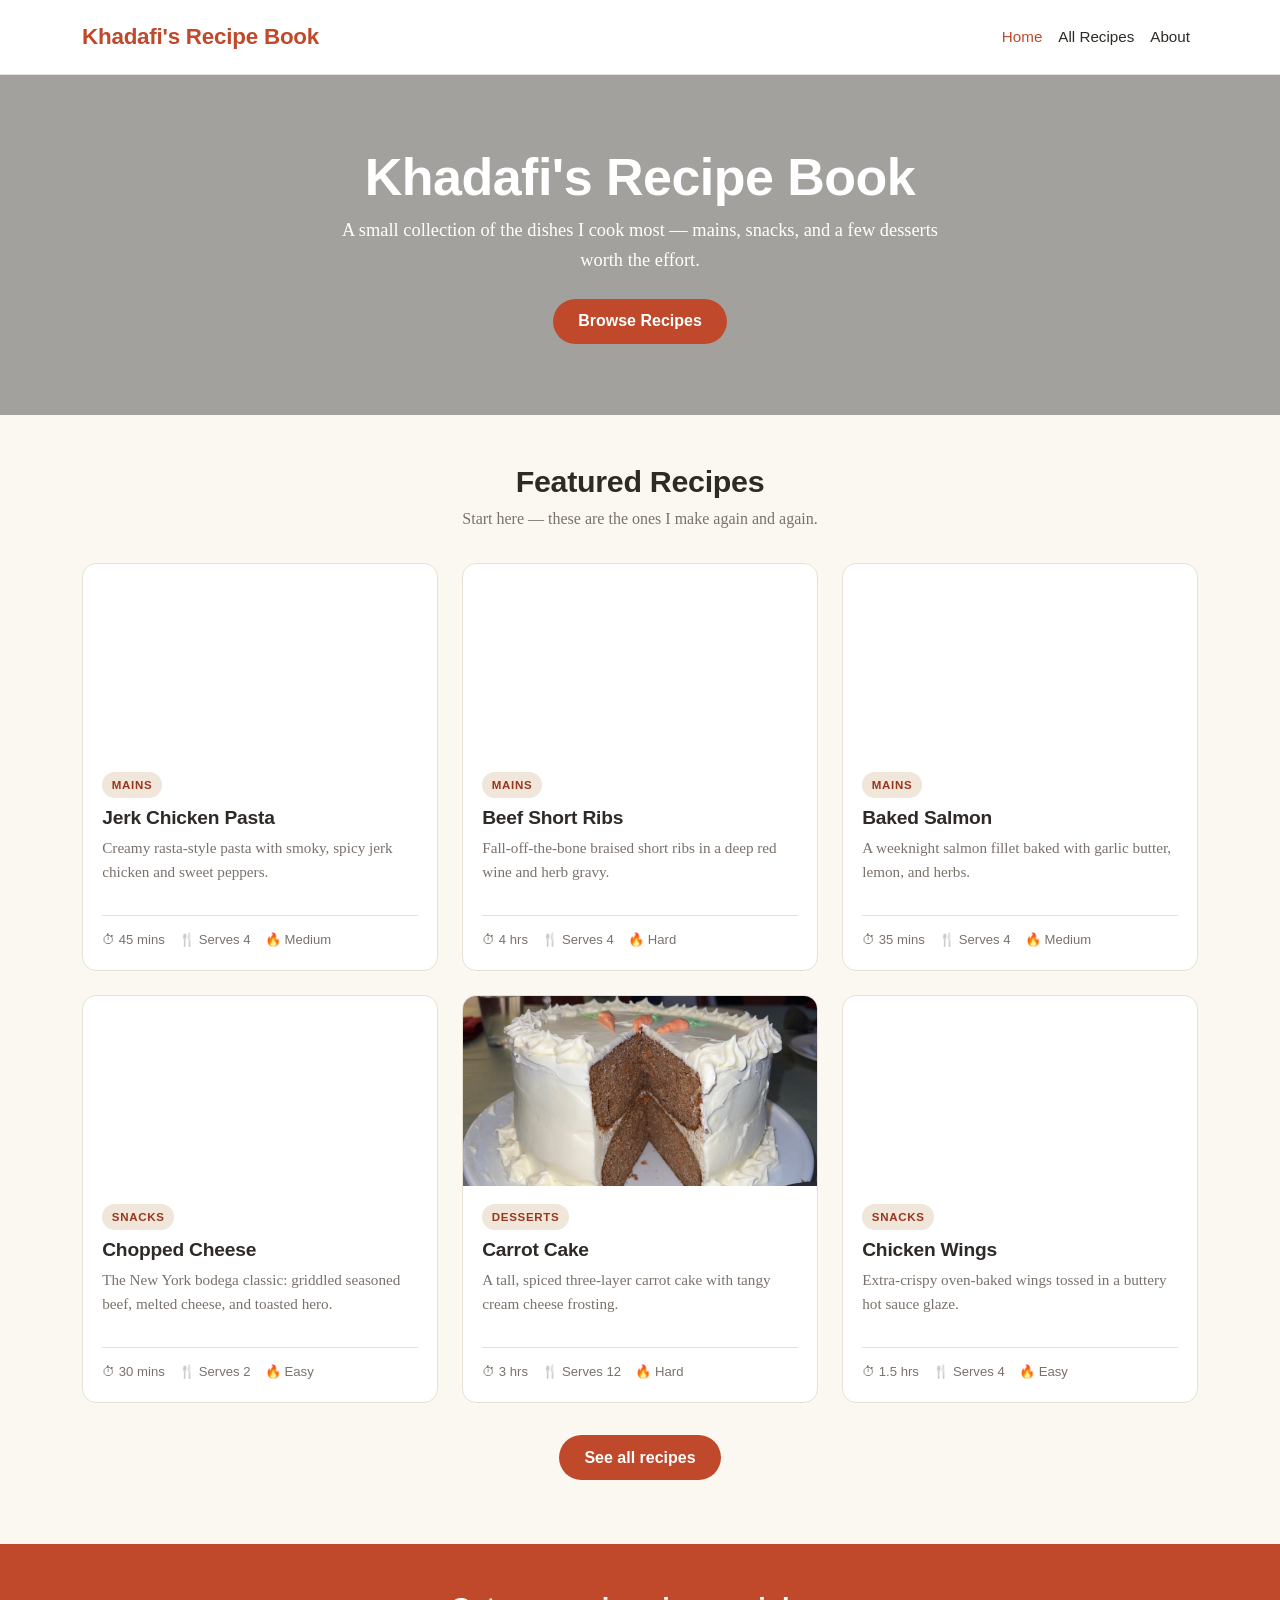
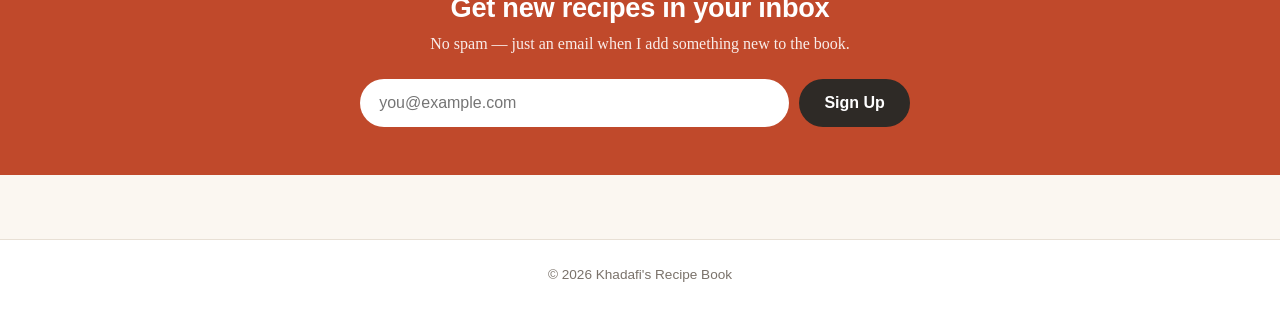
<file: index.html>
<!DOCTYPE html>
<html lang="en">

<head>
   <meta charset="UTF-8">
   <meta name="viewport" content="width=device-width, initial-scale=1.0">
   <title>Khadafi's Recipe Book</title>
   <link rel="stylesheet" href="https://cdn.jsdelivr.net/npm/bootstrap@5.3.0/dist/css/bootstrap.min.css">
   <link rel="stylesheet" href="styles.css">
</head>

<body>

   <nav class="navbar navbar-expand-lg">
      <div class="container">
         <a class="navbar-brand" href="index.html">Khadafi's Recipe Book</a>
         <button class="navbar-toggler" type="button" data-bs-toggle="collapse" data-bs-target="#navbarNav">
            <span class="navbar-toggler-icon"></span>
         </button>
         <div class="collapse navbar-collapse" id="navbarNav">
            <ul class="navbar-nav ms-auto">
               <li class="nav-item"><a class="nav-link active" href="index.html">Home</a></li>
               <li class="nav-item"><a class="nav-link" href="recipes.html">All Recipes</a></li>
               <li class="nav-item"><a class="nav-link" href="about.html">About</a></li>
            </ul>
         </div>
      </div>
   </nav>

   <header class="hero">
      <div class="hero-text">
         <h1>Khadafi's Recipe Book</h1>
         <p>A small collection of the dishes I cook most — mains, snacks, and a few desserts worth the effort.</p>
         <a href="recipes.html" class="btn btn-accent">Browse Recipes</a>
      </div>
   </header>

   <div class="container">
      <h2 class="section-title">Featured Recipes</h2>
      <p class="section-subtitle">Start here — these are the ones I make again and again.</p>
      <div class="row" id="featured-recipes"></div>
      <div class="text-center mt-2 mb-5">
         <a href="recipes.html" class="btn btn-accent">See all recipes</a>
      </div>
   </div>

   <section class="newsletter-section">
      <div class="newsletter-card">
         <h2>Get new recipes in your inbox</h2>
         <p>No spam — just an email when I add something new to the book.</p>
         <div id="mc_embed_signup">
            <form action="https://khadafisrecipebook.us20.list-manage.com/subscribe/post?u=ab4adff1aeb7acd3c56072c76&amp;id=e557a57e4c&amp;f_id=002dc2e1f0" method="post" id="mc-embedded-subscribe-form" name="mc-embedded-subscribe-form" class="validate newsletter-form" target="_blank">
               <input type="email" name="EMAIL" class="required email" id="mce-EMAIL" placeholder="you@example.com" aria-label="Email address" required>
               <div aria-hidden="true" style="position:absolute; left:-5000px;">
                  <input type="text" name="b_ab4adff1aeb7acd3c56072c76_e557a57e4c" tabindex="-1" value="">
               </div>
               <button type="submit" name="subscribe" id="mc-embedded-subscribe">Sign Up</button>
               <div id="mce-responses" class="clear">
                  <div class="response" id="mce-error-response" style="display:none;"></div>
                  <div class="response" id="mce-success-response" style="display:none;"></div>
               </div>
            </form>
         </div>
      </div>
   </section>

   <footer class="site-footer">
      &copy; <span id="year"></span> Khadafi's Recipe Book
   </footer>

   <script src="recipes.js"></script>
   <script src="https://code.jquery.com/jquery-3.6.0.min.js"></script>
   <script src="https://s3.amazonaws.com/downloads.mailchimp.com/js/mc-validate.js"></script>
   <script>(function($) {window.fnames = new Array(); window.ftypes = new Array();fnames[0]='EMAIL';ftypes[0]='email';fnames[1]='FNAME';ftypes[1]='text';fnames[2]='LNAME';ftypes[2]='text';fnames[3]='ADDRESS';ftypes[3]='address';fnames[4]='PHONE';ftypes[4]='phone';fnames[5]='BIRTHDAY';ftypes[5]='birthday';fnames[6]='COMPANY';ftypes[6]='text';}(jQuery));var $mcj = jQuery.noConflict(true);</script>
   <script src="https://cdn.jsdelivr.net/npm/bootstrap@5.3.0/dist/js/bootstrap.bundle.min.js"></script>
   <script>document.getElementById("year").textContent = new Date().getFullYear();</script>
</body>

</html>
</file>
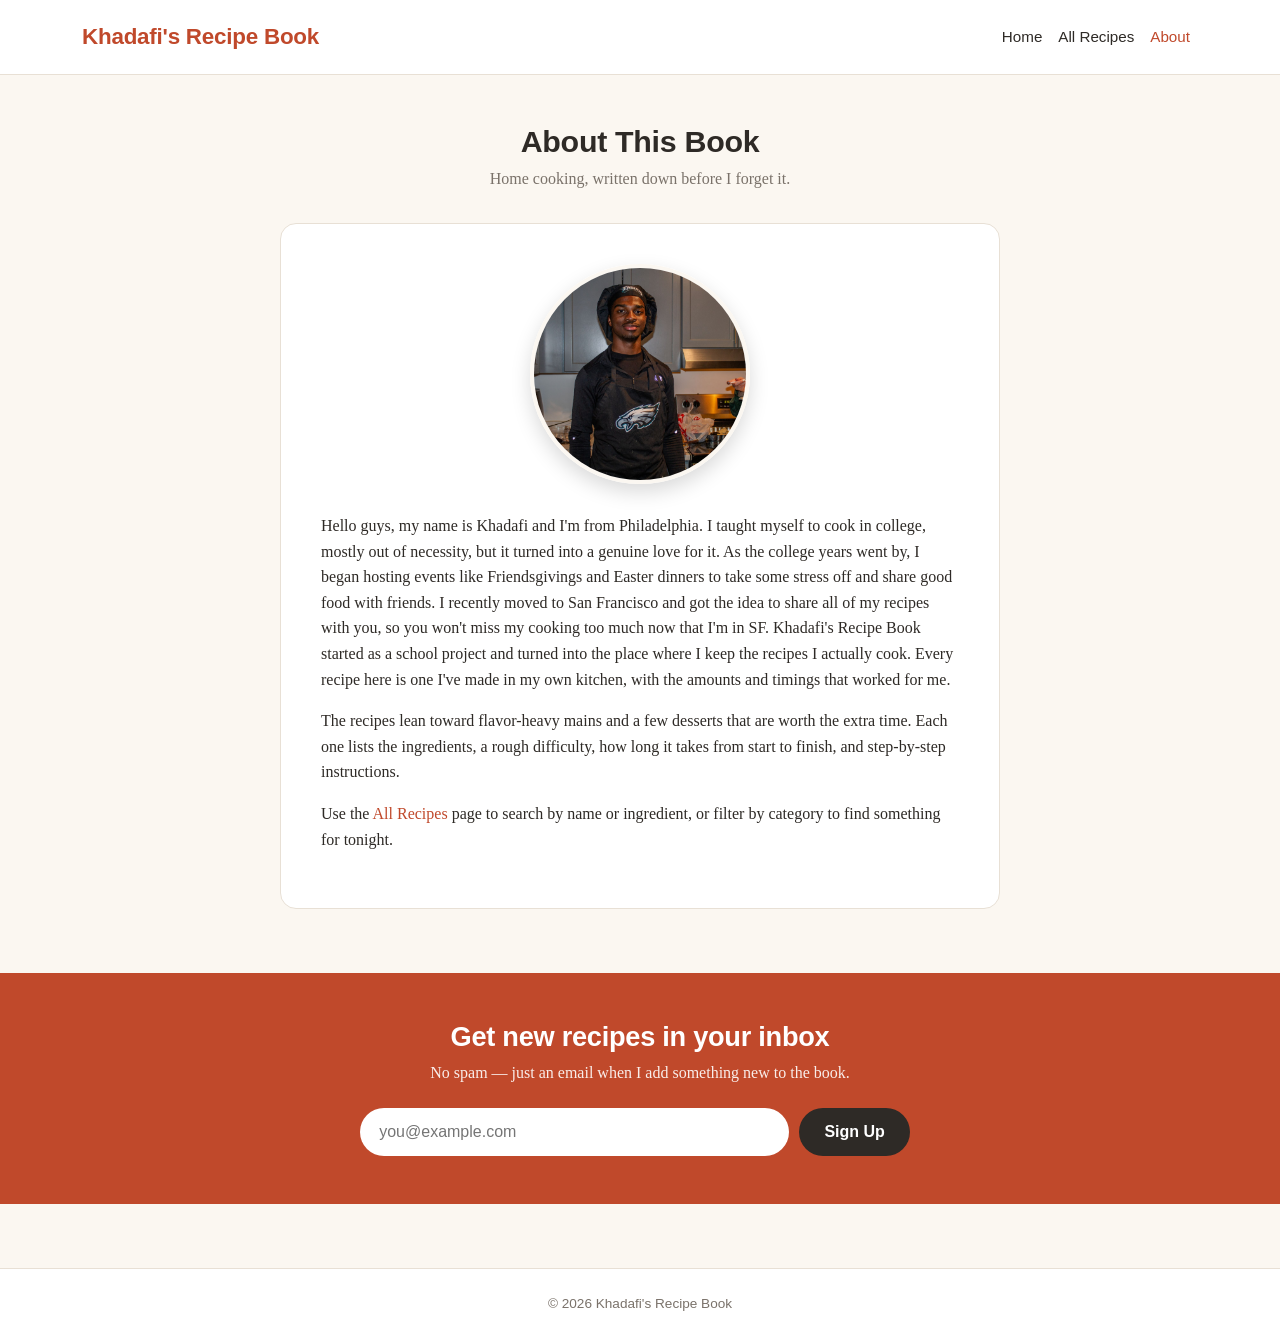
<file: about.html>
<!DOCTYPE html>
<html lang="en">

<head>
   <meta charset="UTF-8">
   <meta name="viewport" content="width=device-width, initial-scale=1.0">
   <title>About — Khadafi's Recipe Book</title>
   <link rel="stylesheet" href="https://cdn.jsdelivr.net/npm/bootstrap@5.3.0/dist/css/bootstrap.min.css">
   <link rel="stylesheet" href="styles.css">
</head>

<body>

   <nav class="navbar navbar-expand-lg">
      <div class="container">
         <a class="navbar-brand" href="index.html">Khadafi's Recipe Book</a>
         <button class="navbar-toggler" type="button" data-bs-toggle="collapse" data-bs-target="#navbarNav">
            <span class="navbar-toggler-icon"></span>
         </button>
         <div class="collapse navbar-collapse" id="navbarNav">
            <ul class="navbar-nav ms-auto">
               <li class="nav-item"><a class="nav-link" href="index.html">Home</a></li>
               <li class="nav-item"><a class="nav-link" href="recipes.html">All Recipes</a></li>
               <li class="nav-item"><a class="nav-link active" href="about.html">About</a></li>
            </ul>
         </div>
      </div>
   </nav>

   <div class="container mt-5">
      <h2 class="section-title">About This Book</h2>
      <p class="section-subtitle">Home cooking, written down before I forget it.</p>

      <div class="about-card">
         <div class="about-photo-wrap">
            <img src="khadafi-cooking.jpg" alt="Khadafi cooking in his kitchen" class="about-photo">
         </div>
         <p>Hello guys, my name is Khadafi and I'm from Philadelphia. I taught myself to cook in college, mostly out of
            necessity, but it turned into a genuine love for it. As the college years went by, I began hosting events like
            Friendsgivings and Easter dinners to take some stress off and share good food with friends. I recently moved
            to San Francisco and got the idea to share all of my recipes with you, so you won't miss my cooking too much
            now that I'm in SF. Khadafi's Recipe Book started as a school project and turned into the place where I keep
            the recipes I actually cook. Every recipe here is one I've made in my own kitchen, with the amounts and
            timings that worked for me.</p>
         <p>The recipes lean toward flavor-heavy mains and a few desserts that are worth the extra time. Each one lists
            the ingredients, a rough difficulty, how long it takes from start to finish, and step-by-step
            instructions.</p>
         <p>Use the <a href="recipes.html">All Recipes</a> page to search by name or ingredient,
            or filter by category to find something for tonight.</p>
      </div>
   </div>

   <section class="newsletter-section">
      <div class="newsletter-card">
         <h2>Get new recipes in your inbox</h2>
         <p>No spam — just an email when I add something new to the book.</p>
         <div id="mc_embed_signup">
            <form action="https://khadafisrecipebook.us20.list-manage.com/subscribe/post?u=ab4adff1aeb7acd3c56072c76&amp;id=e557a57e4c&amp;f_id=002dc2e1f0" method="post" id="mc-embedded-subscribe-form" name="mc-embedded-subscribe-form" class="validate newsletter-form" target="_blank">
               <input type="email" name="EMAIL" class="required email" id="mce-EMAIL" placeholder="you@example.com" aria-label="Email address" required>
               <div aria-hidden="true" style="position:absolute; left:-5000px;">
                  <input type="text" name="b_ab4adff1aeb7acd3c56072c76_e557a57e4c" tabindex="-1" value="">
               </div>
               <button type="submit" name="subscribe" id="mc-embedded-subscribe">Sign Up</button>
               <div id="mce-responses" class="clear">
                  <div class="response" id="mce-error-response" style="display:none;"></div>
                  <div class="response" id="mce-success-response" style="display:none;"></div>
               </div>
            </form>
         </div>
      </div>
   </section>

   <footer class="site-footer">
      &copy; <span id="year"></span> Khadafi's Recipe Book
   </footer>

   <script src="https://code.jquery.com/jquery-3.6.0.min.js"></script>
   <script src="https://s3.amazonaws.com/downloads.mailchimp.com/js/mc-validate.js"></script>
   <script>(function($) {window.fnames = new Array(); window.ftypes = new Array();fnames[0]='EMAIL';ftypes[0]='email';fnames[1]='FNAME';ftypes[1]='text';fnames[2]='LNAME';ftypes[2]='text';fnames[3]='ADDRESS';ftypes[3]='address';fnames[4]='PHONE';ftypes[4]='phone';fnames[5]='BIRTHDAY';ftypes[5]='birthday';fnames[6]='COMPANY';ftypes[6]='text';}(jQuery));var $mcj = jQuery.noConflict(true);</script>
   <script src="https://cdn.jsdelivr.net/npm/bootstrap@5.3.0/dist/js/bootstrap.bundle.min.js"></script>
   <script>document.getElementById("year").textContent = new Date().getFullYear();</script>
</body>

</html>
</file>
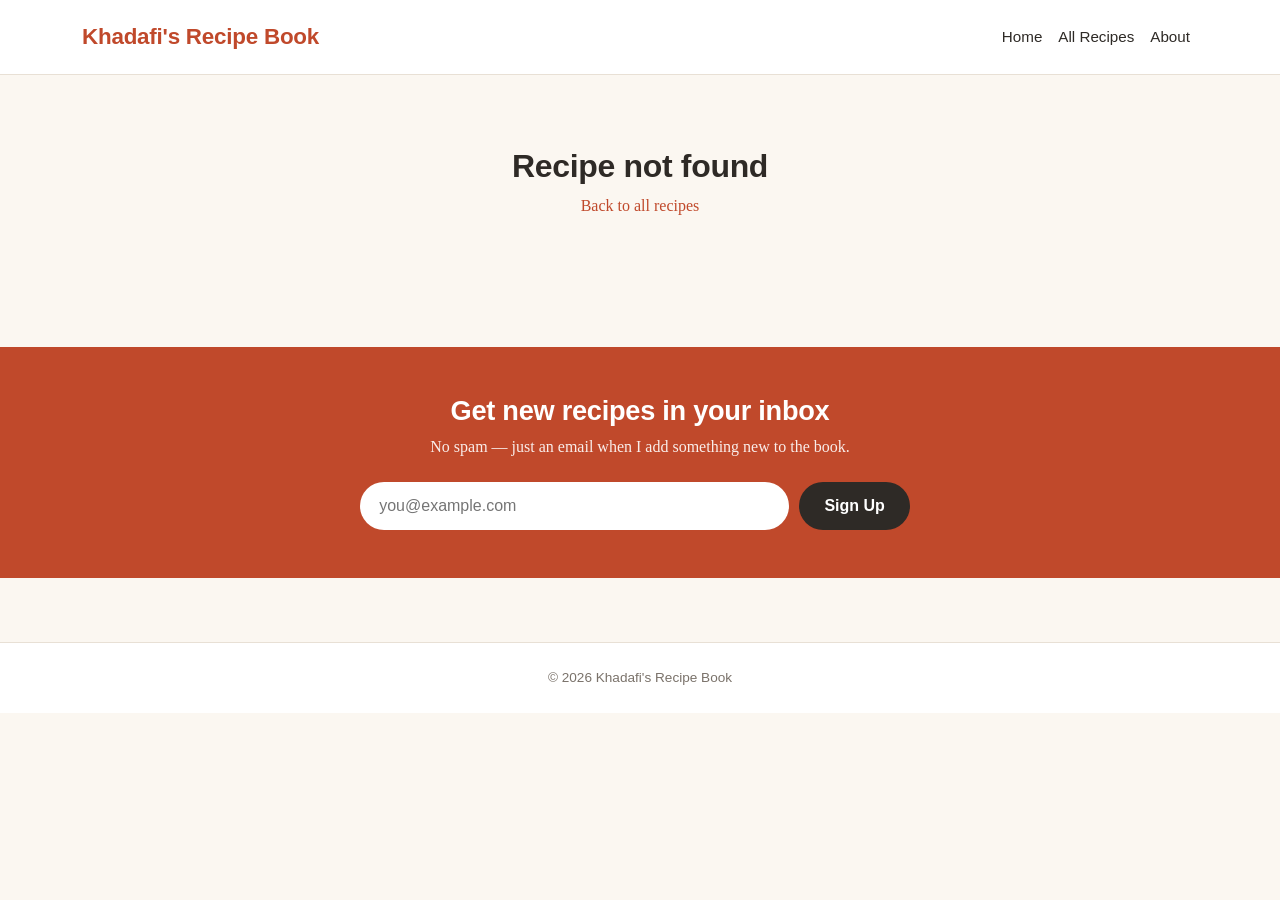
<file: recipe.html>
<!DOCTYPE html>
<html lang="en">

<head>
   <meta charset="UTF-8">
   <meta name="viewport" content="width=device-width, initial-scale=1.0">
   <title>Recipe — Khadafi's Recipe Book</title>
   <link rel="stylesheet" href="https://cdn.jsdelivr.net/npm/bootstrap@5.3.0/dist/css/bootstrap.min.css">
   <link rel="stylesheet" href="styles.css">
</head>

<body>

   <nav class="navbar navbar-expand-lg">
      <div class="container">
         <a class="navbar-brand" href="index.html">Khadafi's Recipe Book</a>
         <button class="navbar-toggler" type="button" data-bs-toggle="collapse" data-bs-target="#navbarNav">
            <span class="navbar-toggler-icon"></span>
         </button>
         <div class="collapse navbar-collapse" id="navbarNav">
            <ul class="navbar-nav ms-auto">
               <li class="nav-item"><a class="nav-link" href="index.html">Home</a></li>
               <li class="nav-item"><a class="nav-link" href="recipes.html">All Recipes</a></li>
               <li class="nav-item"><a class="nav-link" href="about.html">About</a></li>
            </ul>
         </div>
      </div>
   </nav>

   <div class="container mt-4" style="max-width: 900px;">
      <div id="recipe-detail"></div>
      <div id="reviews"></div>
   </div>

   <section class="newsletter-section">
      <div class="newsletter-card">
         <h2>Get new recipes in your inbox</h2>
         <p>No spam — just an email when I add something new to the book.</p>
         <div id="mc_embed_signup">
            <form action="https://khadafisrecipebook.us20.list-manage.com/subscribe/post?u=ab4adff1aeb7acd3c56072c76&amp;id=e557a57e4c&amp;f_id=002dc2e1f0" method="post" id="mc-embedded-subscribe-form" name="mc-embedded-subscribe-form" class="validate newsletter-form" target="_blank">
               <input type="email" name="EMAIL" class="required email" id="mce-EMAIL" placeholder="you@example.com" aria-label="Email address" required>
               <div aria-hidden="true" style="position:absolute; left:-5000px;">
                  <input type="text" name="b_ab4adff1aeb7acd3c56072c76_e557a57e4c" tabindex="-1" value="">
               </div>
               <button type="submit" name="subscribe" id="mc-embedded-subscribe">Sign Up</button>
               <div id="mce-responses" class="clear">
                  <div class="response" id="mce-error-response" style="display:none;"></div>
                  <div class="response" id="mce-success-response" style="display:none;"></div>
               </div>
            </form>
         </div>
      </div>
   </section>

   <footer class="site-footer">
      &copy; <span id="year"></span> Khadafi's Recipe Book
   </footer>

   <script src="recipes.js"></script>
   <script src="reviews.js"></script>
   <script src="https://code.jquery.com/jquery-3.6.0.min.js"></script>
   <script src="https://s3.amazonaws.com/downloads.mailchimp.com/js/mc-validate.js"></script>
   <script>(function($) {window.fnames = new Array(); window.ftypes = new Array();fnames[0]='EMAIL';ftypes[0]='email';fnames[1]='FNAME';ftypes[1]='text';fnames[2]='LNAME';ftypes[2]='text';fnames[3]='ADDRESS';ftypes[3]='address';fnames[4]='PHONE';ftypes[4]='phone';fnames[5]='BIRTHDAY';ftypes[5]='birthday';fnames[6]='COMPANY';ftypes[6]='text';}(jQuery));var $mcj = jQuery.noConflict(true);</script>
   <script src="https://cdn.jsdelivr.net/npm/bootstrap@5.3.0/dist/js/bootstrap.bundle.min.js"></script>
   <script>document.getElementById("year").textContent = new Date().getFullYear();</script>
</body>

</html>
</file>
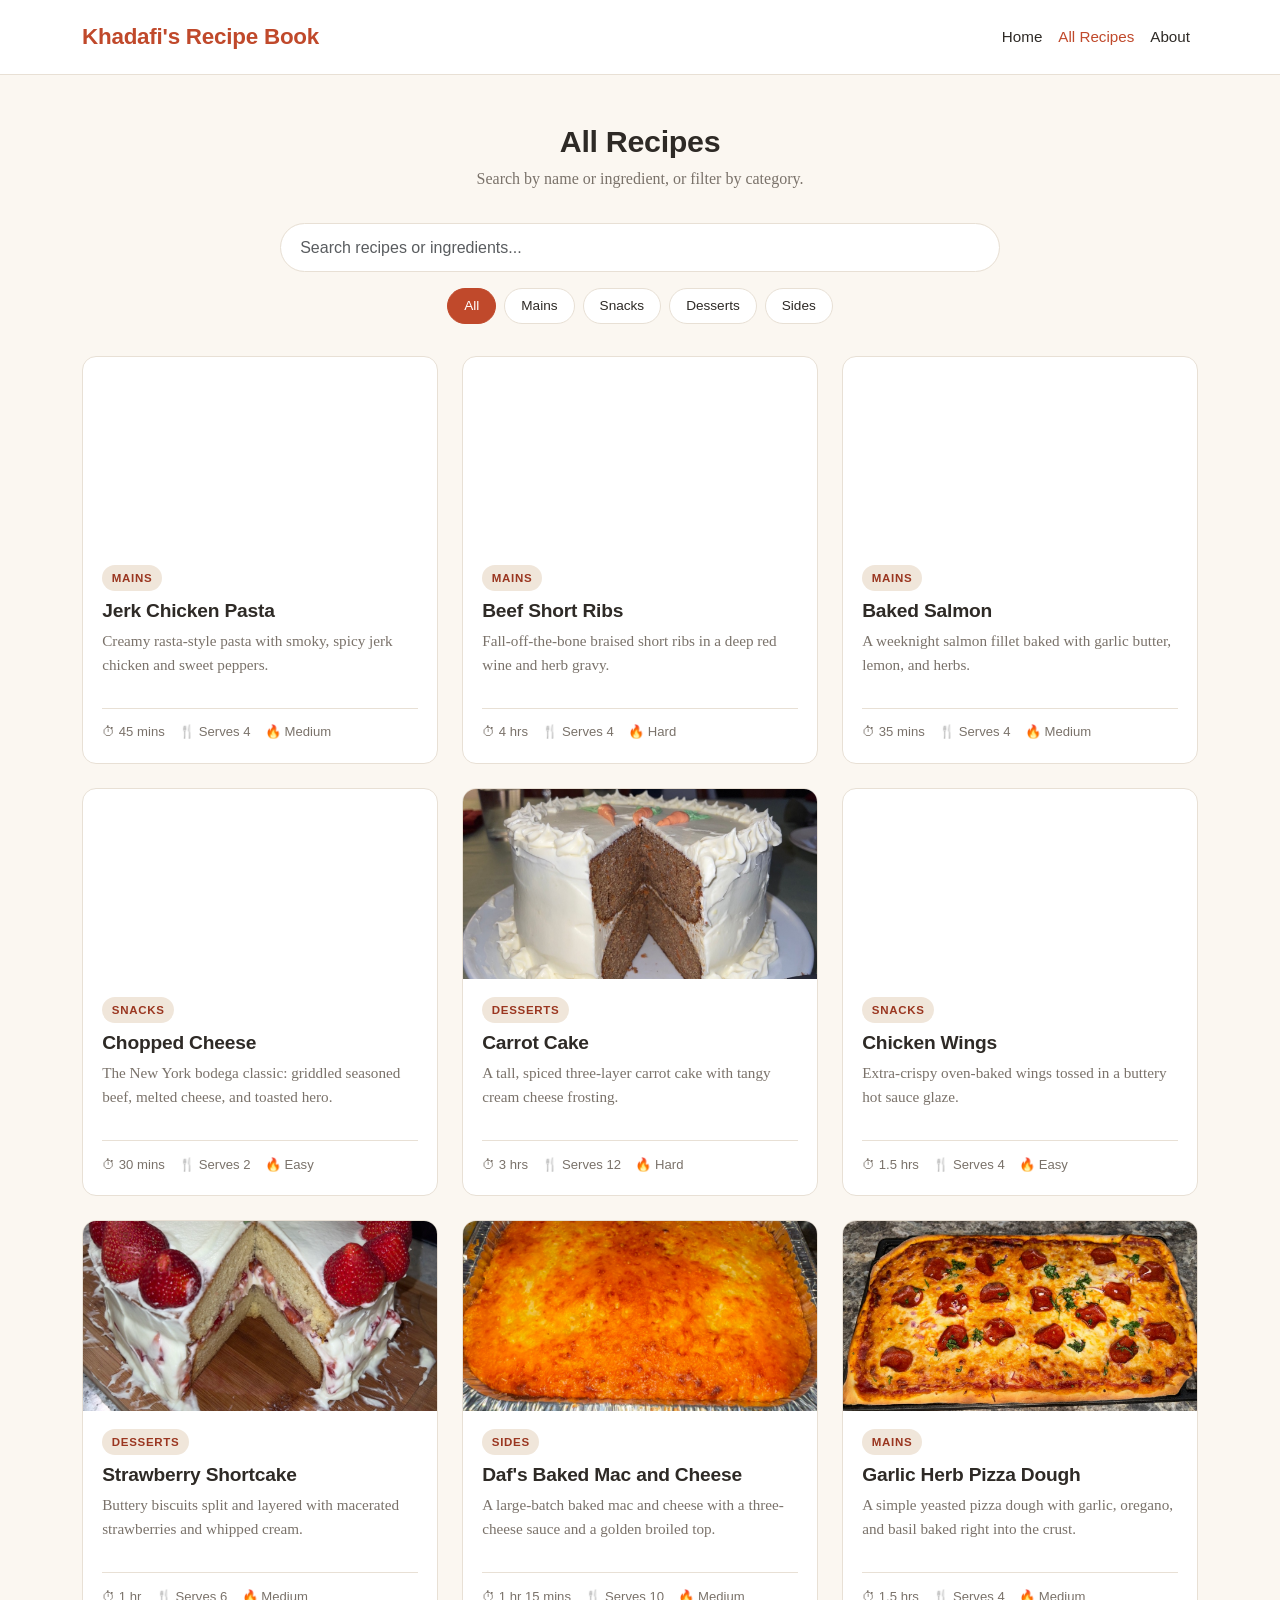
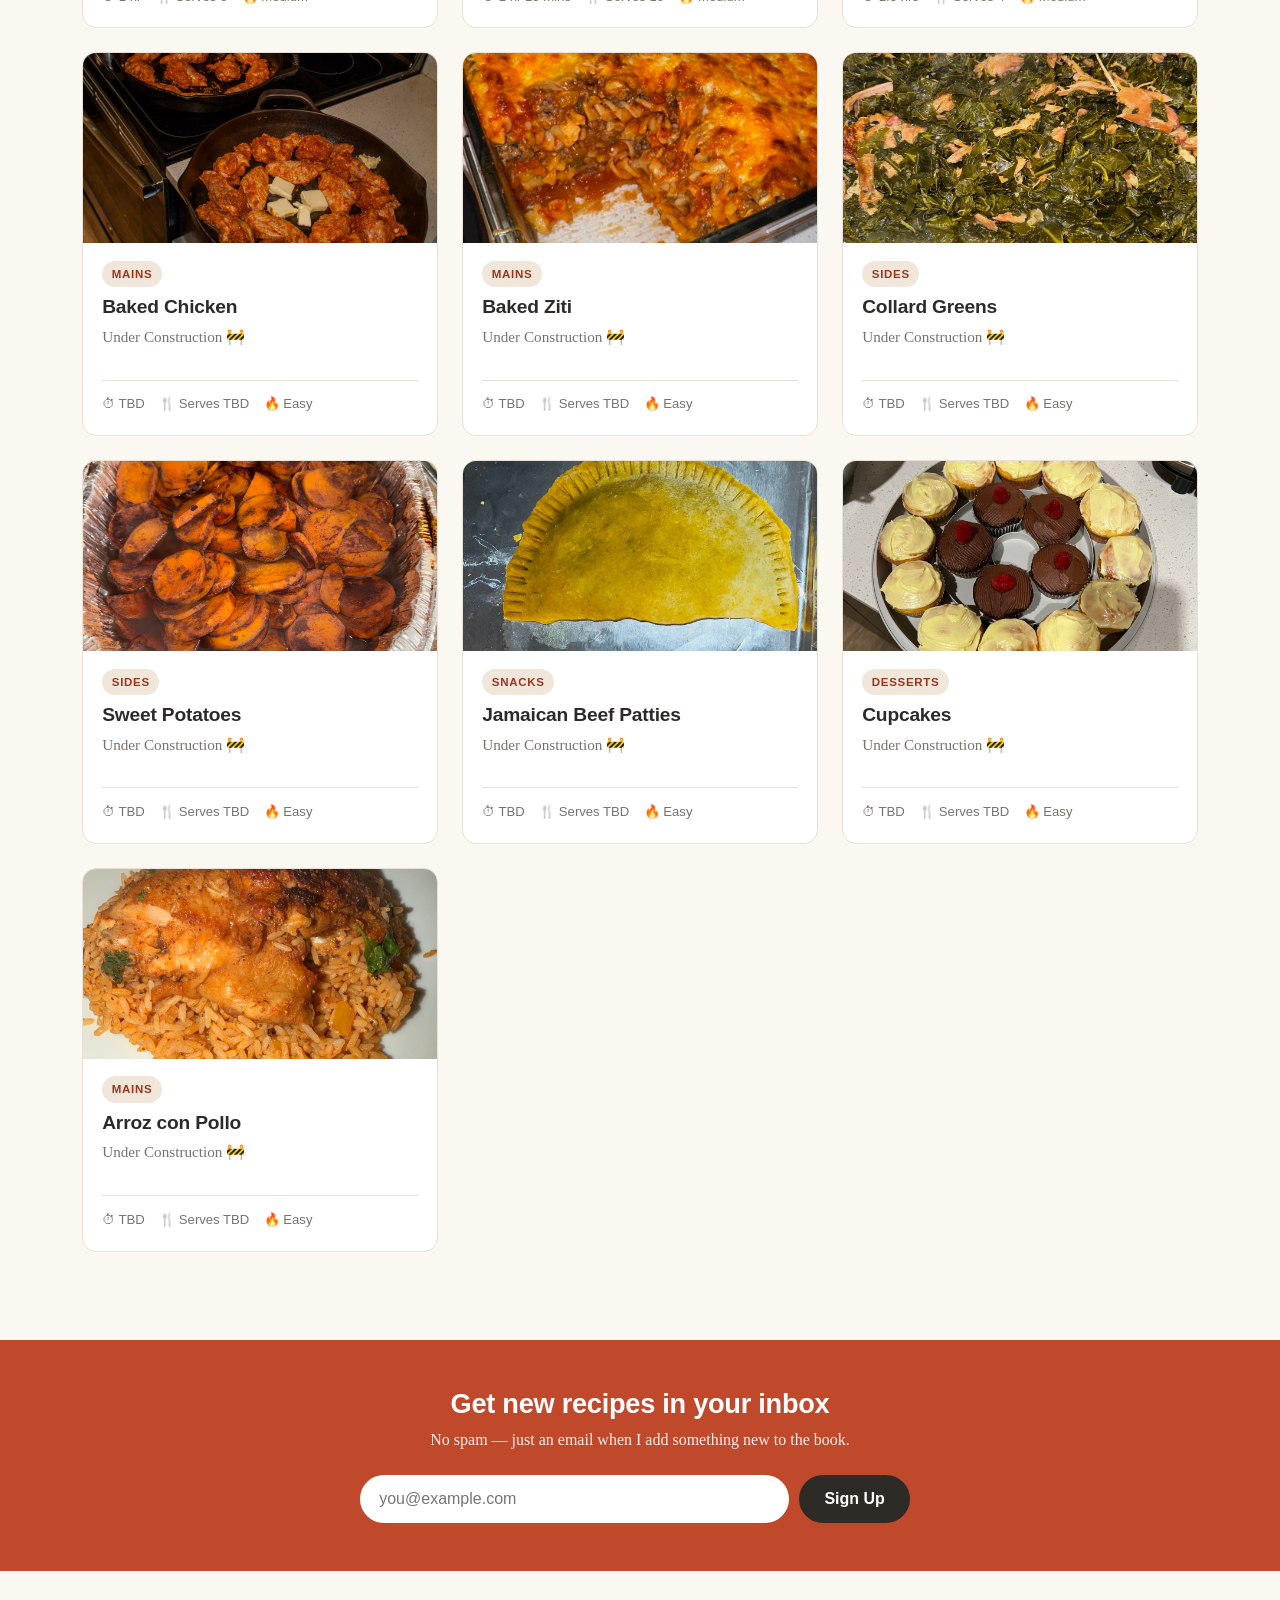
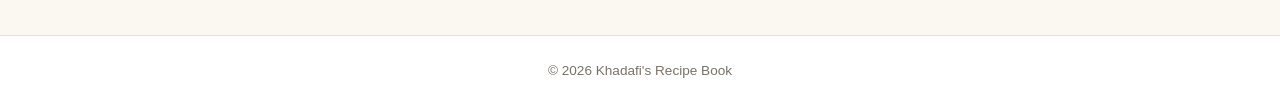
<file: recipes.html>
<!DOCTYPE html>
<html lang="en">

<head>
   <meta charset="UTF-8">
   <meta name="viewport" content="width=device-width, initial-scale=1.0">
   <title>All Recipes — Khadafi's Recipe Book</title>
   <link rel="stylesheet" href="https://cdn.jsdelivr.net/npm/bootstrap@5.3.0/dist/css/bootstrap.min.css">
   <link rel="stylesheet" href="styles.css">
</head>

<body>

   <nav class="navbar navbar-expand-lg">
      <div class="container">
         <a class="navbar-brand" href="index.html">Khadafi's Recipe Book</a>
         <button class="navbar-toggler" type="button" data-bs-toggle="collapse" data-bs-target="#navbarNav">
            <span class="navbar-toggler-icon"></span>
         </button>
         <div class="collapse navbar-collapse" id="navbarNav">
            <ul class="navbar-nav ms-auto">
               <li class="nav-item"><a class="nav-link" href="index.html">Home</a></li>
               <li class="nav-item"><a class="nav-link active" href="recipes.html">All Recipes</a></li>
               <li class="nav-item"><a class="nav-link" href="about.html">About</a></li>
            </ul>
         </div>
      </div>
   </nav>

   <div class="container mt-5">
      <h2 class="section-title">All Recipes</h2>
      <p class="section-subtitle">Search by name or ingredient, or filter by category.</p>

      <div class="toolbar">
         <input type="text" id="searchInput" class="form-control" placeholder="Search recipes or ingredients...">
         <div id="category-filters"></div>
      </div>

      <div class="row" id="recipe-grid"></div>
   </div>

   <section class="newsletter-section">
      <div class="newsletter-card">
         <h2>Get new recipes in your inbox</h2>
         <p>No spam — just an email when I add something new to the book.</p>
         <div id="mc_embed_signup">
            <form action="https://khadafisrecipebook.us20.list-manage.com/subscribe/post?u=ab4adff1aeb7acd3c56072c76&amp;id=e557a57e4c&amp;f_id=002dc2e1f0" method="post" id="mc-embedded-subscribe-form" name="mc-embedded-subscribe-form" class="validate newsletter-form" target="_blank">
               <input type="email" name="EMAIL" class="required email" id="mce-EMAIL" placeholder="you@example.com" aria-label="Email address" required>
               <div aria-hidden="true" style="position:absolute; left:-5000px;">
                  <input type="text" name="b_ab4adff1aeb7acd3c56072c76_e557a57e4c" tabindex="-1" value="">
               </div>
               <button type="submit" name="subscribe" id="mc-embedded-subscribe">Sign Up</button>
               <div id="mce-responses" class="clear">
                  <div class="response" id="mce-error-response" style="display:none;"></div>
                  <div class="response" id="mce-success-response" style="display:none;"></div>
               </div>
            </form>
         </div>
      </div>
   </section>

   <footer class="site-footer">
      &copy; <span id="year"></span> Khadafi's Recipe Book
   </footer>

   <script src="recipes.js"></script>
   <script src="https://code.jquery.com/jquery-3.6.0.min.js"></script>
   <script src="https://s3.amazonaws.com/downloads.mailchimp.com/js/mc-validate.js"></script>
   <script>(function($) {window.fnames = new Array(); window.ftypes = new Array();fnames[0]='EMAIL';ftypes[0]='email';fnames[1]='FNAME';ftypes[1]='text';fnames[2]='LNAME';ftypes[2]='text';fnames[3]='ADDRESS';ftypes[3]='address';fnames[4]='PHONE';ftypes[4]='phone';fnames[5]='BIRTHDAY';ftypes[5]='birthday';fnames[6]='COMPANY';ftypes[6]='text';}(jQuery));var $mcj = jQuery.noConflict(true);</script>
   <script src="https://cdn.jsdelivr.net/npm/bootstrap@5.3.0/dist/js/bootstrap.bundle.min.js"></script>
   <script>document.getElementById("year").textContent = new Date().getFullYear();</script>
</body>

</html>
</file>
<file: styles.css>
/* ============================================================
   Khadafi's Recipe Book
   ============================================================ */

:root {
  --bg: #fbf7f1;
  --surface: #ffffff;
  --ink: #2e2a26;
  --muted: #7a726a;
  --accent: #c0492b;
  --accent-dark: #9a3620;
  --line: #e8e0d5;
}

* {
  box-sizing: border-box;
}

body {
  font-family: "Georgia", "Times New Roman", serif;
  background-color: var(--bg);
  color: var(--ink);
  margin: 0;
  line-height: 1.6;
}

h1,
h2,
h3,
.navbar-brand {
  font-family: "Helvetica Neue", Arial, sans-serif;
  font-weight: 700;
  letter-spacing: -0.01em;
}

a {
  color: var(--accent);
  text-decoration: none;
}

a:hover {
  color: var(--accent-dark);
}

/* ---------- nav ---------- */

.navbar {
  background-color: var(--surface);
  border-bottom: 1px solid var(--line);
  padding: 14px 0;
}

.navbar-brand {
  font-size: 1.4rem;
  color: var(--accent) !important;
}

.navbar .nav-link {
  color: var(--ink) !important;
  font-family: "Helvetica Neue", Arial, sans-serif;
  font-size: 0.95rem;
  padding: 0.25rem 0.9rem;
}

.navbar .nav-link:hover,
.navbar .nav-link.active {
  color: var(--accent) !important;
}

/* ---------- hero ---------- */

.hero {
  background: linear-gradient(rgba(0, 0, 0, 0.35), rgba(0, 0, 0, 0.35)),
    url("https://images.unsplash.com/photo-1490645935967-10de6ba17061?auto=format&fit=crop&w=1600&q=60")
      no-repeat center center / cover;
  min-height: 340px;
  display: flex;
  align-items: center;
  justify-content: center;
  text-align: center;
  color: #fff;
  padding: 40px 20px;
}

.hero-text {
  max-width: 640px;
}

.hero h1 {
  font-size: clamp(2rem, 5vw, 3.25rem);
  margin-bottom: 0.5rem;
}

.hero p {
  font-size: 1.15rem;
  margin-bottom: 1.5rem;
}

.btn-accent {
  background-color: var(--accent);
  border: none;
  color: #fff;
  font-family: "Helvetica Neue", Arial, sans-serif;
  font-weight: 600;
  padding: 0.65rem 1.6rem;
  border-radius: 999px;
  transition: background-color 0.2s ease;
}

.btn-accent:hover {
  background-color: var(--accent-dark);
  color: #fff;
}

/* ---------- section headings ---------- */

.section-title {
  text-align: center;
  margin: 3rem 0 0.4rem;
  font-size: 1.9rem;
}

.section-subtitle {
  text-align: center;
  color: var(--muted);
  margin-bottom: 2rem;
}

/* ---------- recipe cards ---------- */

.recipe-card {
  display: flex;
  flex-direction: column;
  height: 100%;
  background: var(--surface);
  border: 1px solid var(--line);
  border-radius: 14px;
  overflow: hidden;
  color: var(--ink);
  transition: transform 0.2s ease, box-shadow 0.2s ease;
}

.recipe-card:hover {
  transform: translateY(-4px);
  box-shadow: 0 12px 28px rgba(0, 0, 0, 0.12);
  color: var(--ink);
}

.recipe-card-img {
  height: 190px;
  background-size: cover;
  background-position: center;
}

.recipe-card-body {
  padding: 1.1rem 1.2rem 1.3rem;
  display: flex;
  flex-direction: column;
  flex-grow: 1;
}

.recipe-card-body h3 {
  font-size: 1.2rem;
  margin: 0.5rem 0 0.4rem;
}

.recipe-blurb {
  color: var(--muted);
  font-size: 0.95rem;
  flex-grow: 1;
}

.badge-category {
  align-self: flex-start;
  background: #f0e6da;
  color: var(--accent-dark);
  font-family: "Helvetica Neue", Arial, sans-serif;
  font-size: 0.72rem;
  font-weight: 700;
  text-transform: uppercase;
  letter-spacing: 0.06em;
  padding: 0.25rem 0.6rem;
  border-radius: 999px;
}

.recipe-meta {
  display: flex;
  flex-wrap: wrap;
  gap: 0.9rem;
  margin-top: 0.9rem;
  padding-top: 0.8rem;
  border-top: 1px solid var(--line);
  font-family: "Helvetica Neue", Arial, sans-serif;
  font-size: 0.82rem;
  color: var(--muted);
}

/* ---------- search + filters ---------- */

.toolbar {
  max-width: 720px;
  margin: 0 auto 2rem;
}

#searchInput {
  border: 1px solid var(--line);
  border-radius: 999px;
  padding: 0.7rem 1.2rem;
  font-family: "Helvetica Neue", Arial, sans-serif;
}

#searchInput:focus {
  outline: none;
  border-color: var(--accent);
  box-shadow: 0 0 0 3px rgba(192, 73, 43, 0.15);
}

#category-filters {
  display: flex;
  flex-wrap: wrap;
  gap: 0.5rem;
  justify-content: center;
  margin-top: 1rem;
}

.filter-btn {
  background: var(--surface);
  border: 1px solid var(--line);
  color: var(--ink);
  font-family: "Helvetica Neue", Arial, sans-serif;
  font-size: 0.85rem;
  padding: 0.4rem 1rem;
  border-radius: 999px;
  cursor: pointer;
  transition: all 0.15s ease;
}

.filter-btn:hover {
  border-color: var(--accent);
}

.filter-btn.active {
  background: var(--accent);
  border-color: var(--accent);
  color: #fff;
}

/* ---------- recipe detail ---------- */

.recipe-hero {
  height: 360px;
  background-size: cover;
  background-position: center;
  border-radius: 16px;
}

.recipe-detail-body {
  background: var(--surface);
  border: 1px solid var(--line);
  border-radius: 16px;
  padding: 2rem;
  margin-top: -60px;
  position: relative;
}

.back-link {
  display: inline-block;
  font-family: "Helvetica Neue", Arial, sans-serif;
  font-size: 0.9rem;
  margin-bottom: 0.8rem;
}

.recipe-detail-body h1 {
  font-size: clamp(1.8rem, 4vw, 2.6rem);
  margin: 0.5rem 0;
}

.recipe-detail-body .lead {
  color: var(--muted);
}

.recipe-stats {
  display: flex;
  flex-wrap: wrap;
  gap: 1.5rem;
  margin-top: 1.2rem;
  padding: 1rem 0;
  border-top: 1px solid var(--line);
  border-bottom: 1px solid var(--line);
  font-family: "Helvetica Neue", Arial, sans-serif;
}

.recipe-stats div {
  display: flex;
  flex-direction: column;
}

.recipe-stats strong {
  font-size: 1.05rem;
}

.recipe-stats span {
  font-size: 0.8rem;
  color: var(--muted);
  text-transform: uppercase;
  letter-spacing: 0.05em;
}

.recipe-detail-body h2 {
  font-size: 1.35rem;
  margin-bottom: 0.9rem;
}

.ingredient-list {
  list-style: none;
  padding: 0;
}

.ingredient-list li {
  padding: 0.5rem 0 0.5rem 1.6rem;
  border-bottom: 1px dashed var(--line);
  position: relative;
}

.ingredient-list li::before {
  content: "\2713";
  position: absolute;
  left: 0;
  color: var(--accent);
  font-weight: 700;
}

.method-list {
  padding-left: 1.2rem;
}

.method-list li {
  margin-bottom: 0.9rem;
  padding-left: 0.4rem;
}

.method-list li::marker {
  color: var(--accent);
  font-family: "Helvetica Neue", Arial, sans-serif;
  font-weight: 700;
}

/* ---------- TEMPORARY: proposal RSVP (remove with the recipe entry in recipes.js) ---------- */

.proposal-rsvp {
  margin-top: 2rem;
  padding-top: 1.5rem;
  border-top: 1px solid var(--line);
  text-align: center;
}

.proposal-rsvp .btn {
  margin: 0 0.4rem;
}

.rsvp-message {
  margin-top: 1rem;
  font-family: "Helvetica Neue", Arial, sans-serif;
  font-weight: 600;
  color: var(--accent-dark);
  min-height: 1.4em;
}

.confetti-piece {
  position: fixed;
  top: -2rem;
  z-index: 9999;
  pointer-events: none;
  animation: confetti-fall 2.4s ease-in forwards;
}

@keyframes confetti-fall {
  0% {
    transform: translateY(0) rotate(0deg);
    opacity: 1;
  }
  100% {
    transform: translateY(105vh) rotate(360deg);
    opacity: 0.2;
  }
}

/* ---------- reviews ---------- */

.reviews-card {
  background: var(--surface);
  border: 1px solid var(--line);
  border-radius: 16px;
  padding: 2rem;
  margin-top: 1.5rem;
}

.reviews-card h2 {
  font-size: 1.35rem;
  margin-bottom: 0.9rem;
}

.reviews-card h3 {
  font-size: 1.1rem;
  margin: 1.8rem 0 0.8rem;
  padding-top: 1.4rem;
  border-top: 1px solid var(--line);
}

.review-summary {
  display: flex;
  align-items: center;
  flex-wrap: wrap;
  gap: 0.6rem;
  margin-bottom: 0.6rem;
  font-family: "Helvetica Neue", Arial, sans-serif;
  color: var(--muted);
}

.review-summary strong {
  color: var(--ink);
  font-size: 1.3rem;
}

.stars {
  color: #e0a21b;
  letter-spacing: 0.08em;
  white-space: nowrap;
}

.stars .stars-empty {
  color: #e3dccf;
}

.review-item {
  padding: 1rem 0;
  border-top: 1px solid var(--line);
}

.review-item:first-child {
  border-top: none;
}

.review-meta {
  display: flex;
  flex-wrap: wrap;
  align-items: center;
  gap: 0.3rem 0.8rem;
  font-family: "Helvetica Neue", Arial, sans-serif;
  font-size: 0.85rem;
  color: var(--muted);
}

.review-meta strong {
  color: var(--ink);
}

.review-comment {
  margin: 0.4rem 0 0;
  white-space: pre-wrap;
  overflow-wrap: anywhere;
}

.star-picker-group {
  border: 0;
  padding: 0;
  margin: 0 0 1rem;
}

.star-picker-group legend {
  float: none;
  width: auto;
  margin-bottom: 0.2rem;
  font-family: "Helvetica Neue", Arial, sans-serif;
  font-size: 0.9rem;
  font-weight: 600;
}

/* DOM order is 5..1 so "hover/checked fills everything to the left" is pure CSS. */
.star-picker {
  display: inline-flex;
  flex-direction: row-reverse;
}

.star-picker input {
  position: absolute;
  opacity: 0;
  width: 1px;
  height: 1px;
}

.star-picker label {
  padding: 0 0.1rem;
  font-size: 2rem;
  line-height: 1;
  color: #e3dccf;
  cursor: pointer;
  transition: color 0.1s ease;
}

.star-picker label:hover,
.star-picker label:hover ~ label,
.star-picker input:checked ~ label {
  color: #e0a21b;
}

.star-picker input:focus-visible + label {
  outline: 2px solid var(--accent);
  outline-offset: 2px;
  border-radius: 4px;
}

.review-hp {
  position: absolute;
  left: -5000px;
}

.review-message {
  min-height: 1.3em;
  margin: 0.8rem 0 0;
  font-family: "Helvetica Neue", Arial, sans-serif;
  font-weight: 600;
}

.review-message.error {
  color: var(--accent-dark);
}

.review-thanks {
  margin: 1.4rem 0 0;
  padding-top: 1.2rem;
  border-top: 1px solid var(--line);
  font-family: "Helvetica Neue", Arial, sans-serif;
  font-weight: 600;
  color: var(--accent-dark);
}

/* ---------- newsletter signup ---------- */

.newsletter-section {
  background: var(--accent);
  padding: 3rem 1rem;
  margin-top: 4rem;
}

.newsletter-card {
  max-width: 560px;
  margin: 0 auto;
  text-align: center;
  color: #fff;
}

.newsletter-card h2 {
  font-size: 1.7rem;
  margin-bottom: 0.4rem;
}

.newsletter-card p {
  color: rgba(255, 255, 255, 0.9);
  margin-bottom: 1.4rem;
}

.newsletter-form {
  display: flex;
  gap: 0.6rem;
  flex-wrap: wrap;
  justify-content: center;
}

.newsletter-form input[type="email"] {
  flex: 1 1 260px;
  border: none;
  border-radius: 999px;
  padding: 0.7rem 1.2rem;
  font-family: "Helvetica Neue", Arial, sans-serif;
}

.newsletter-form input[type="email"]:focus {
  outline: none;
  box-shadow: 0 0 0 3px rgba(255, 255, 255, 0.5);
}

.newsletter-form button {
  background: var(--ink);
  color: #fff;
  border: none;
  border-radius: 999px;
  padding: 0.7rem 1.6rem;
  font-family: "Helvetica Neue", Arial, sans-serif;
  font-weight: 600;
  cursor: pointer;
  transition: background-color 0.2s ease;
}

.newsletter-form button:hover {
  background: #000;
}

.newsletter-form button:disabled {
  opacity: 0.7;
  cursor: default;
}

.signup-message {
  margin: 0.9rem 0 0;
  font-family: "Helvetica Neue", Arial, sans-serif;
  font-size: 0.9rem;
  min-height: 1.2em;
}

.signup-message.success {
  color: #d7f7dc;
  font-weight: 600;
}

.signup-message.error {
  color: #ffe1d6;
  font-weight: 600;
}

/* Mailchimp's own validation-error/success text inside the embedded form */
#mc_embed_signup .response {
  flex-basis: 100%;
  margin-top: 0.6rem;
  font-family: "Helvetica Neue", Arial, sans-serif;
  font-size: 0.85rem;
  font-weight: 600;
  color: #ffe1d6;
}

/* ---------- about ---------- */

.about-card {
  background: var(--surface);
  border: 1px solid var(--line);
  border-radius: 16px;
  padding: 2.5rem;
  max-width: 720px;
  margin: 0 auto;
}

.about-photo-wrap {
  text-align: center;
  margin-bottom: 1.8rem;
}

.about-photo {
  width: 220px;
  height: 220px;
  object-fit: cover;
  border-radius: 50%;
  border: 4px solid var(--bg);
  box-shadow: 0 8px 20px rgba(0, 0, 0, 0.15);
}

/* ---------- footer ---------- */

.site-footer {
  background: var(--surface);
  border-top: 1px solid var(--line);
  text-align: center;
  color: var(--muted);
  font-family: "Helvetica Neue", Arial, sans-serif;
  font-size: 0.85rem;
  padding: 1.5rem 1rem;
  margin-top: 4rem;
}
</file>
